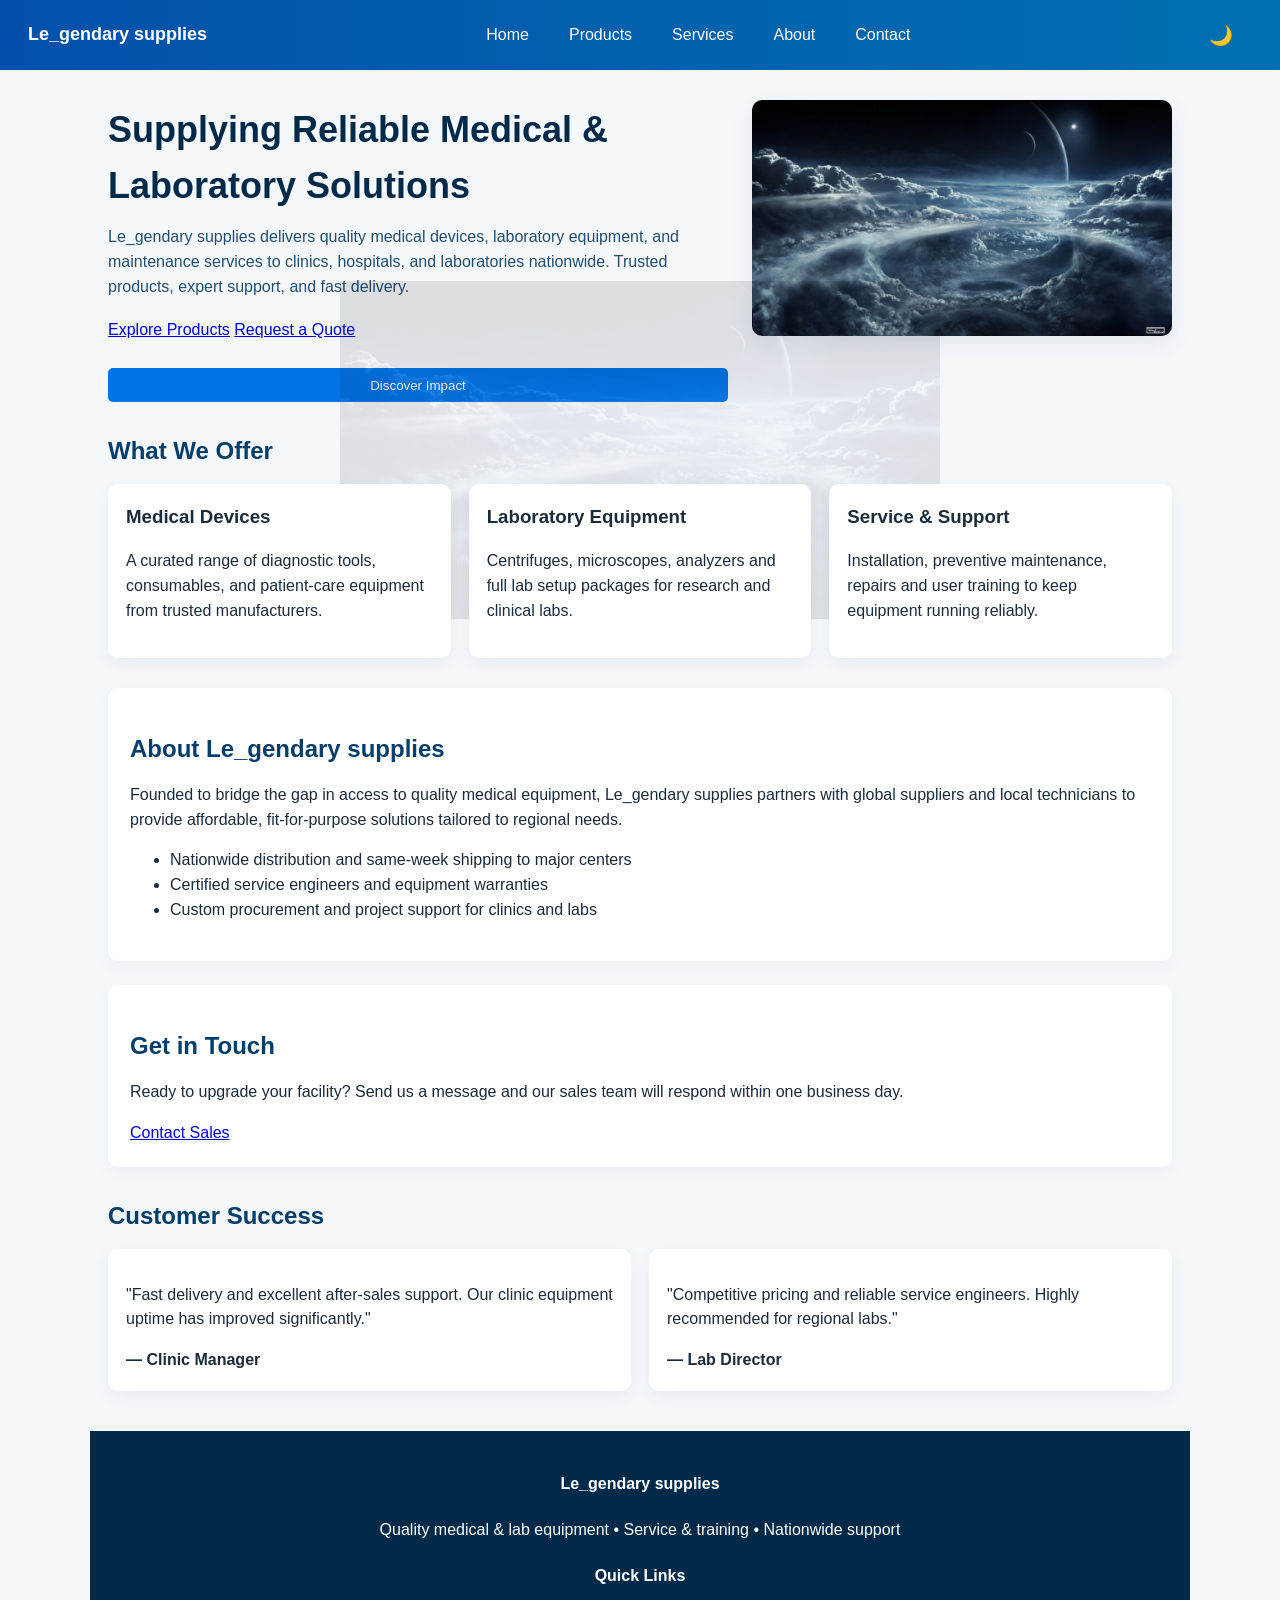
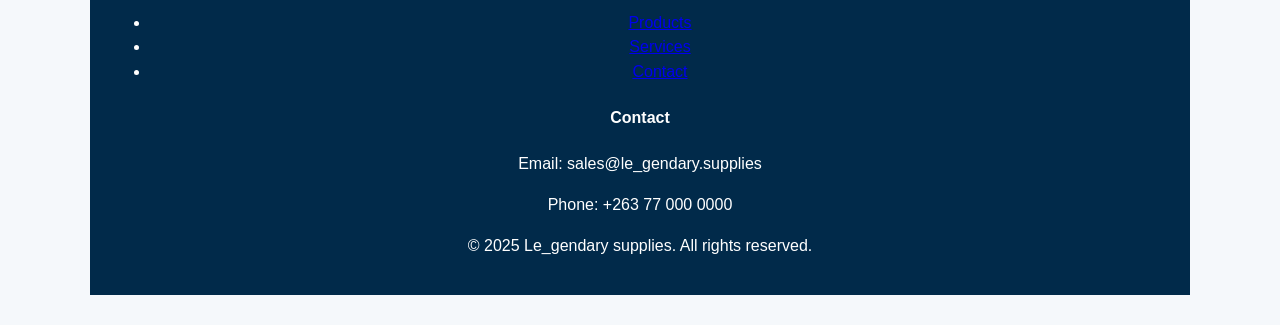
<file: index.html>
<!doctype html>
<html lang="en">
<head>
  <meta charset="utf-8">
  <meta name="viewport" content="width=device-width,initial-scale=1">
  <title>Le_gendary supplies — Quality Medical & Laboratory Equipment</title>
  <link rel="stylesheet" href="styles.css">
  <link rel="stylesheet" href="style.css">
</head>
<body>
  <header class="navbar">
    <div class="logo">Le_gendary supplies</div>
    <button class="menu-btn" aria-label="Open menu">☰</button>
    <ul class="nav-links">
      <li><a href="index.html">Home</a></li>
      <li><a href="products.html">Products</a></li>
      <li><a href="services.html">Services</a></li>
      <li><a href="about.html">About</a></li>
      <li><a href="contact.html">Contact</a></li>
    </ul>
    <button id="theme-toggle" aria-label="Toggle theme">🌙</button>
  </header>

  <main class="hero container">
    <div class="left">
      <h1>Supplying Reliable Medical & Laboratory Solutions</h1>
      <p>Le_gendary supplies delivers quality medical devices, laboratory equipment, and maintenance services to clinics, hospitals, and laboratories nationwide. Trusted products, expert support, and fast delivery.</p>
      <div style="margin-top:18px;">
        <a class="btn" href="products.html">Explore Products</a>
        <a class="btn outline" href="contact.html">Request a Quote</a>
      </div>
    </div>
    <div class="hero-image">
      <img src="mc3.png" alt="Medical equipment and solutions">
    </div>
  </main>

  <section class="container features">
    <h2 class="section-title">What We Offer</h2>
    <div class="card-grid">
      <div class="card">
        <h3>Medical Devices</h3>
        <p>A curated range of diagnostic tools, consumables, and patient-care equipment from trusted manufacturers.</p>
      </div>
      <div class="card">
        <h3>Laboratory Equipment</h3>
        <p>Centrifuges, microscopes, analyzers and full lab setup packages for research and clinical labs.</p>
      </div>
      <div class="card">
        <h3>Service & Support</h3>
        <p>Installation, preventive maintenance, repairs and user training to keep equipment running reliably.</p>
      </div>
    </div>
  </section>

  <section class="container about">
    <div class="content">
      <h2 class="section-title">About Le_gendary supplies</h2>
      <p>Founded to bridge the gap in access to quality medical equipment, Le_gendary supplies partners with global suppliers and local technicians to provide affordable, fit-for-purpose solutions tailored to regional needs.</p>
      <ul>
        <li>Nationwide distribution and same-week shipping to major centers</li>
        <li>Certified service engineers and equipment warranties</li>
        <li>Custom procurement and project support for clinics and labs</li>
      </ul>
    </div>

    <div class="content contact-cta">
      <h2 class="section-title">Get in Touch</h2>
      <p>Ready to upgrade your facility? Send us a message and our sales team will respond within one business day.</p>
      <a class="btn" href="contact.html">Contact Sales</a>
    </div>
  </section>

  <section class="container testimonials">
    <h2 class="section-title">Customer Success</h2>
    <div class="card-grid">
      <div class="card"><p>"Fast delivery and excellent after-sales support. Our clinic equipment uptime has improved significantly."</p><strong>— Clinic Manager</strong></div>
      <div class="card"><p>"Competitive pricing and reliable service engineers. Highly recommended for regional labs."</p><strong>— Lab Director</strong></div>
    </div>
  </section>

  <footer class="footer container">
    <div class="footer-grid">
      <div>
        <h4>Le_gendary supplies</h4>
        <p>Quality medical & lab equipment • Service & training • Nationwide support</p>
      </div>
      <div>
        <h4>Quick Links</h4>
        <ul>
          <li><a href="products.html">Products</a></li>
          <li><a href="services.html">Services</a></li>
          <li><a href="contact.html">Contact</a></li>
        </ul>
      </div>
      <div>
        <h4>Contact</h4>
        <p>Email: sales@le_gendary.supplies</p>
        <p>Phone: +263 77 000 0000</p>
      </div>
    </div>
    <p style="margin-top:16px;">&copy; 2025 Le_gendary supplies. All rights reserved.</p>
  </footer>

  <script src="script.js" defer></script>
</body>
</html>
</file>
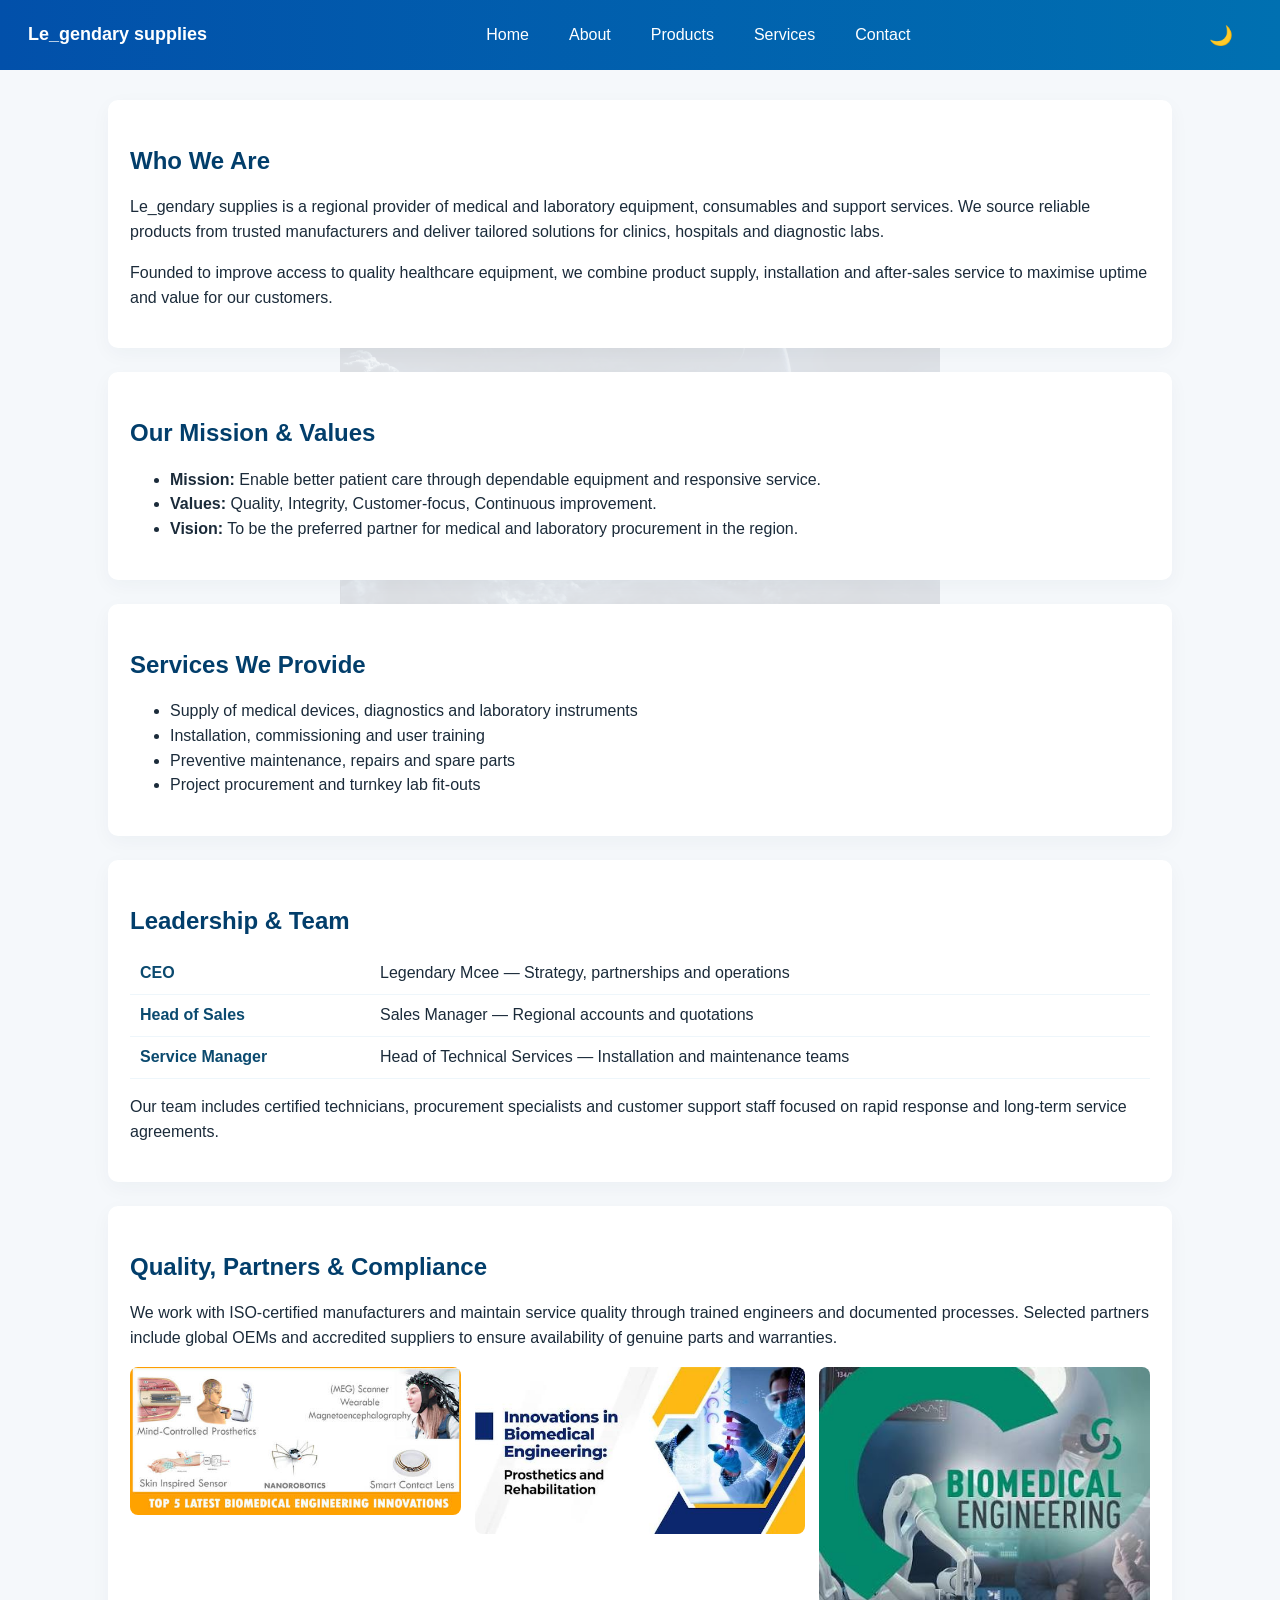
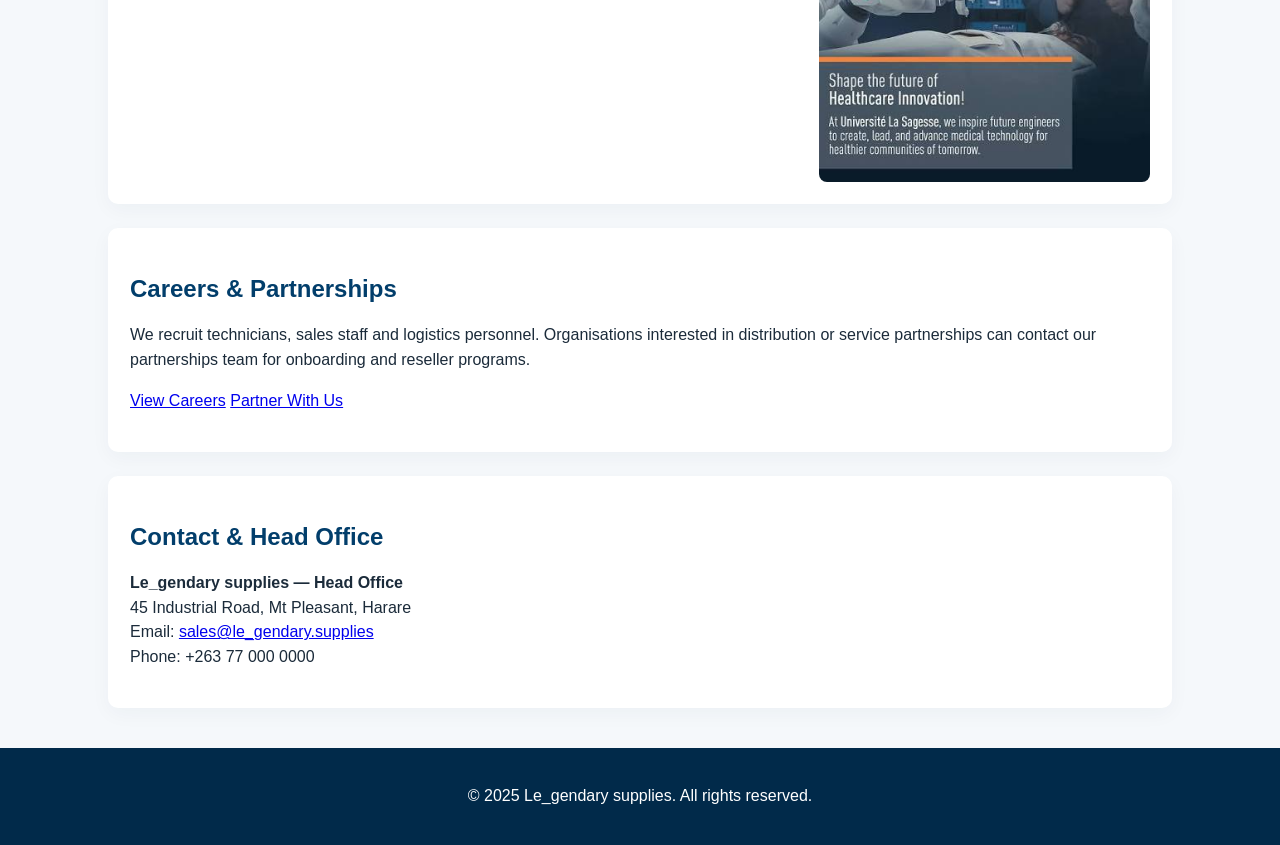
<file: about.html>
<!doctype html>
<html lang="en">
<head>
  <meta charset="utf-8">
  <meta name="viewport" content="width=device-width,initial-scale=1">
  <title>About — Le_gendary supplies</title>
  <link rel="stylesheet" href="styles.css">
  <link rel="stylesheet" href="style.css">
</head>
<body>
  <header class="navbar">
    <div class="logo">Le_gendary supplies</div>
    <button class="menu-btn">☰</button>
    <ul class="nav-links">
      <li><a href="index.html">Home</a></li>
      <li><a href="about.html">About</a></li>
      <li><a href="products.html">Products</a></li>
      <li><a href="services.html">Services</a></li>
      <li><a href="contact.html">Contact</a></li>
    </ul>
    <button id="theme-toggle">🌙</button>
  </header>

  <main class="container" style="margin-top:30px;">
    <div class="content">
      <h2 class="section-title">Who We Are</h2>
      <p>Le_gendary supplies is a regional provider of medical and laboratory equipment, consumables and support services. We source reliable products from trusted manufacturers and deliver tailored solutions for clinics, hospitals and diagnostic labs.</p>
      <p>Founded to improve access to quality healthcare equipment, we combine product supply, installation and after-sales service to maximise uptime and value for our customers.</p>
    </div>

    <div class="content">
      <h2 class="section-title">Our Mission & Values</h2>
      <ul>
        <li><strong>Mission:</strong> Enable better patient care through dependable equipment and responsive service.</li>
        <li><strong>Values:</strong> Quality, Integrity, Customer-focus, Continuous improvement.</li>
        <li><strong>Vision:</strong> To be the preferred partner for medical and laboratory procurement in the region.</li>
      </ul>
    </div>

    <div class="content">
      <h2 class="section-title">Services We Provide</h2>
      <ul>
        <li>Supply of medical devices, diagnostics and laboratory instruments</li>
        <li>Installation, commissioning and user training</li>
        <li>Preventive maintenance, repairs and spare parts</li>
        <li>Project procurement and turnkey lab fit-outs</li>
      </ul>
    </div>

    <div class="content">
      <h2 class="section-title">Leadership & Team</h2>
      <table class="info-table">
        <tbody>
          <tr><th>CEO</th><td>Legendary Mcee — Strategy, partnerships and operations</td></tr>
          <tr><th>Head of Sales</th><td>Sales Manager — Regional accounts and quotations</td></tr>
          <tr><th>Service Manager</th><td>Head of Technical Services — Installation and maintenance teams</td></tr>
        </tbody>
      </table>
      <p>Our team includes certified technicians, procurement specialists and customer support staff focused on rapid response and long-term service agreements.</p>
    </div>

    <div class="content">
      <h2 class="section-title">Quality, Partners & Compliance</h2>
      <p>We work with ISO-certified manufacturers and maintain service quality through trained engineers and documented processes. Selected partners include global OEMs and accredited suppliers to ensure availability of genuine parts and warranties.</p>
      <div class="gallery" style="margin-top:14px;">
        <img src="mc1.jpeg" alt="team" style="width:100%;border-radius:8px;">
        <img src="mc6.jpeg" alt="warehouse" style="width:100%;border-radius:8px;">
        <img src="mc4.jpeg" alt="equipment" style="width:100%;border-radius:8px;">
      </div>
    </div>

    <div class="content">
      <h2 class="section-title">Careers & Partnerships</h2>
      <p>We recruit technicians, sales staff and logistics personnel. Organisations interested in distribution or service partnerships can contact our partnerships team for onboarding and reseller programs.</p>
      <p><a class="btn" href="apply.html">View Careers</a> <a class="btn outline" href="contact.html">Partner With Us</a></p>
    </div>

    <div class="content">
      <h2 class="section-title">Contact & Head Office</h2>
      <p><strong>Le_gendary supplies — Head Office</strong><br>
      45 Industrial Road, Mt Pleasant, Harare<br>
      Email: <a href="mailto:sales@le_gendary.supplies">sales@le_gendary.supplies</a><br>
      Phone: +263 77 000 0000</p>
    </div>
  </main>

  <footer class="footer">
    <p>&copy; 2025 Le_gendary supplies. All rights reserved.</p>
  </footer>

  <script src="script.js" defer></script>

</body>
</html>
</file>
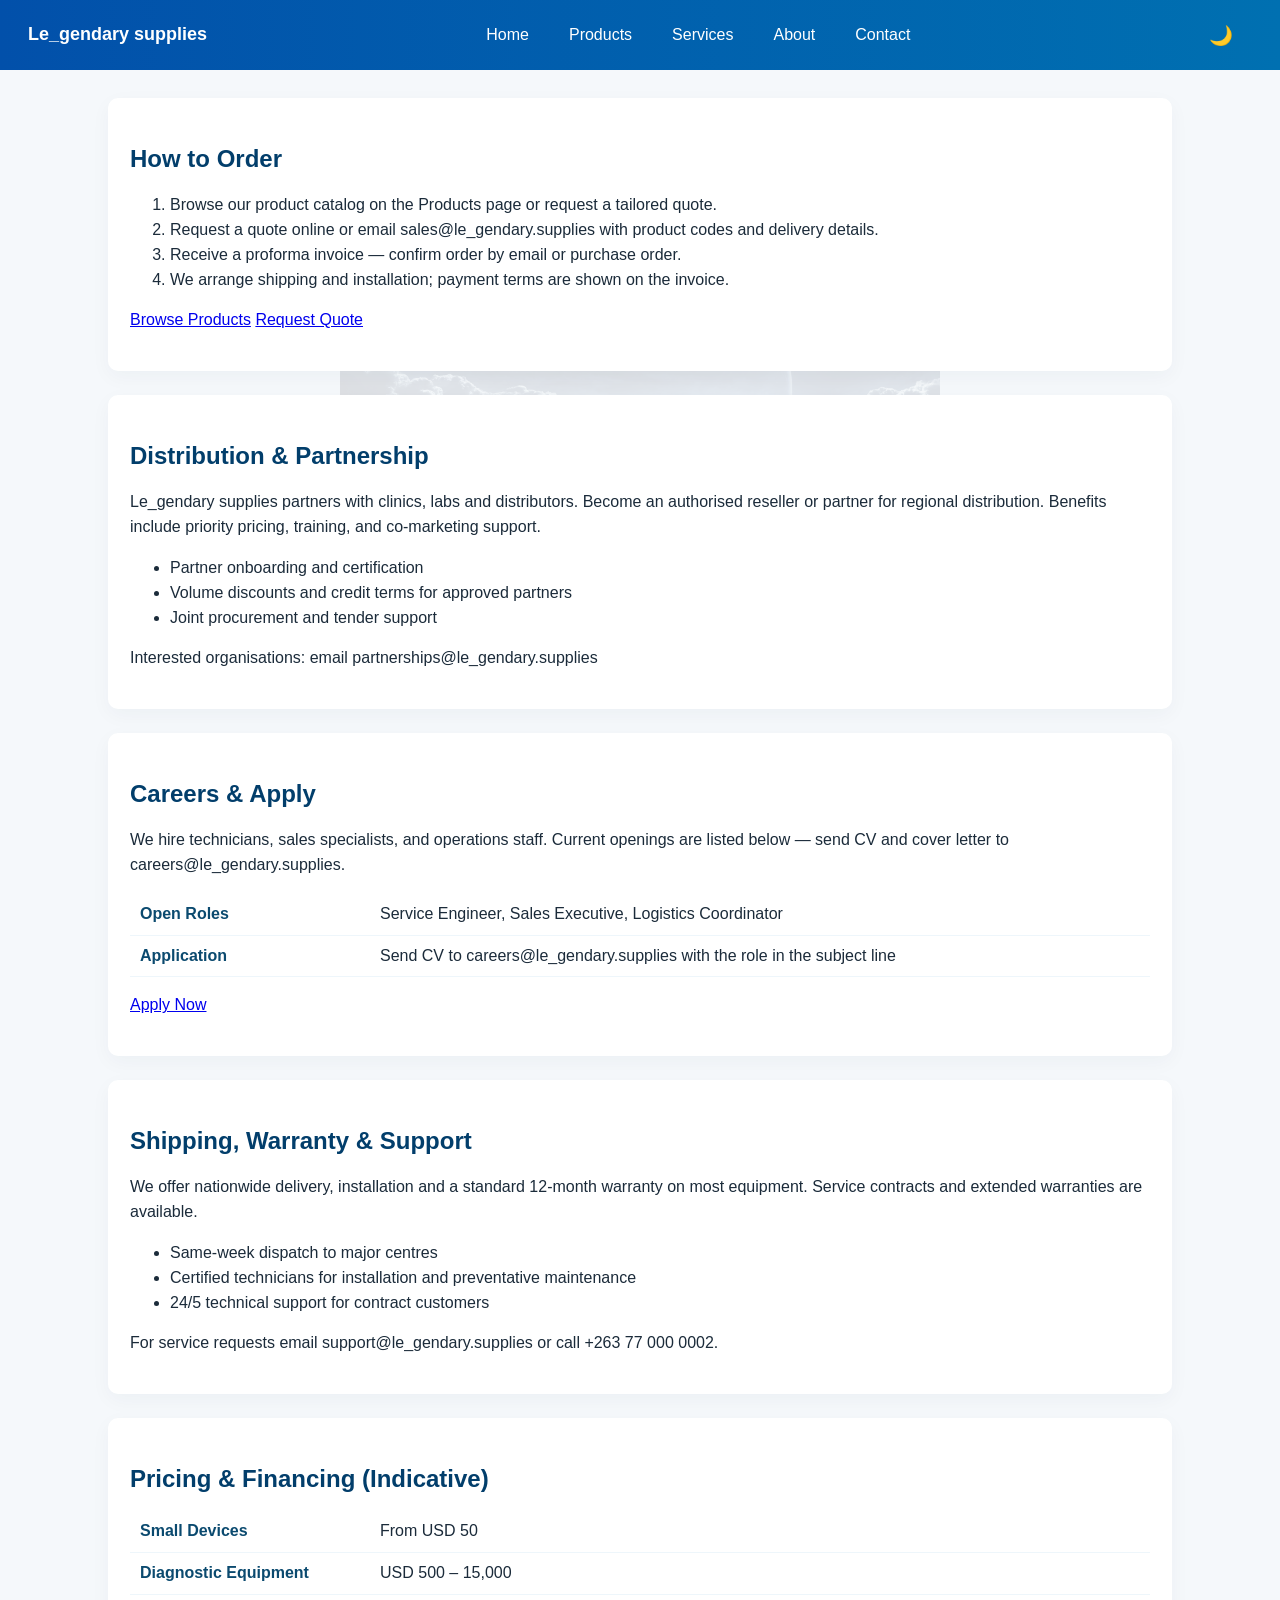
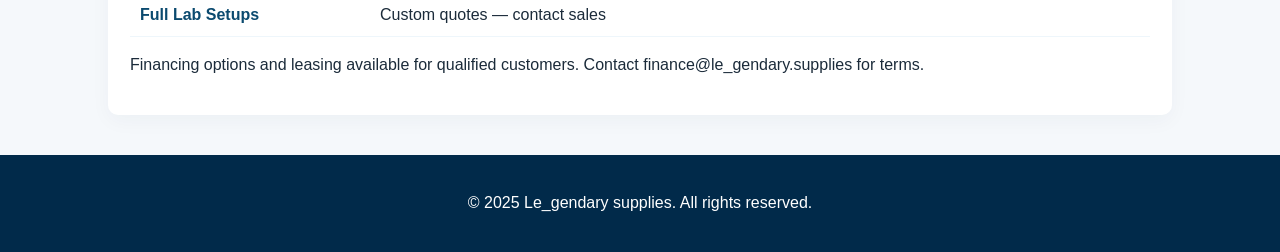
<file: products.html>
<!doctype html>
<html lang="en">
<head>
  <meta charset="utf-8">
  <meta name="viewport" content="width=device-width,initial-scale=1">
  <title>Services & Partnerships — Le_gendary supplies</title>
  <link rel="stylesheet" href="styles.css">
  <link rel="stylesheet" href="style.css">
</head>
<body>
  <header class="navbar">
    <div class="logo">Le_gendary supplies</div>

    <button class="menu-btn" aria-label="Open menu" type="button">☰</button>

    <!-- Force links visible as a fallback if CSS/JS doesn't load -->
    <ul class="nav-links" style="display:flex;gap:16px;align-items:center;list-style:none;margin:0;padding:0;">
      <li><a href="index.html">Home</a></li>
      <li><a href="products.html">Products</a></li>
      <li><a href="services.html">Services</a></li>
      <li><a href="about.html">About</a></li>
      <li><a href="contact.html">Contact</a></li>
    </ul>

    <button id="theme-toggle" aria-label="Toggle theme" type="button">🌙</button>
  </header>

  <main class="container" style="margin-top:28px;">
    <div class="content">
      <h2 class="section-title">How to Order</h2>
      <ol>
        <li>Browse our product catalog on the Products page or request a tailored quote.</li>
        <li>Request a quote online or email sales@le_gendary.supplies with product codes and delivery details.</li>
        <li>Receive a proforma invoice — confirm order by email or purchase order.</li>
        <li>We arrange shipping and installation; payment terms are shown on the invoice.</li>
      </ol>
      <p><a class="btn" href="catalog.html">Browse Products</a> <a class="btn outline" href="contact.html">Request Quote</a></p>
    </div>

    <div class="content">
      <h2 class="section-title">Distribution & Partnership</h2>
      <p>Le_gendary supplies partners with clinics, labs and distributors. Become an authorised reseller or partner for regional distribution. Benefits include priority pricing, training, and co-marketing support.</p>
      <ul>
        <li>Partner onboarding and certification</li>
        <li>Volume discounts and credit terms for approved partners</li>
        <li>Joint procurement and tender support</li>
      </ul>
      <p>Interested organisations: email partnerships@le_gendary.supplies</p>
    </div>

    <div class="content">
      <h2 class="section-title">Careers & Apply</h2>
      <p>We hire technicians, sales specialists, and operations staff. Current openings are listed below — send CV and cover letter to careers@le_gendary.supplies.</p>
      <table class="info-table">
        <tbody>
          <tr><th>Open Roles</th><td>Service Engineer, Sales Executive, Logistics Coordinator</td></tr>
          <tr><th>Application</th><td>Send CV to careers@le_gendary.supplies with the role in the subject line</td></tr>
        </tbody>
      </table>
      <p><a class="btn" href="mailto:careers@le_gendary.supplies">Apply Now</a></p>
    </div>

    <div class="content">
      <h2 class="section-title">Shipping, Warranty & Support</h2>
      <p>We offer nationwide delivery, installation and a standard 12-month warranty on most equipment. Service contracts and extended warranties are available.</p>
      <ul>
        <li>Same-week dispatch to major centres</li>
        <li>Certified technicians for installation and preventative maintenance</li>
        <li>24/5 technical support for contract customers</li>
      </ul>
      <p>For service requests email support@le_gendary.supplies or call +263 77 000 0002.</p>
    </div>

    <div class="content">
      <h2 class="section-title">Pricing & Financing (Indicative)</h2>
      <table class="info-table">
        <tbody>
          <tr><th>Small Devices</th><td>From USD 50</td></tr>
          <tr><th>Diagnostic Equipment</th><td>USD 500 – 15,000</td></tr>
          <tr><th>Full Lab Setups</th><td>Custom quotes — contact sales</td></tr>
        </tbody>
      </table>
      <p>Financing options and leasing available for qualified customers. Contact finance@le_gendary.supplies for terms.</p>
    </div>
  </main>

  <footer class="footer">
    <p>&copy; 2025 Le_gendary supplies. All rights reserved.</p>
  </footer>

  <script src="script.js" defer></script>

  <!-- Small page-specific script to ensure header controls work even if main script fails -->
  <script>
    (function(){
      const menuBtn = document.querySelector('.menu-btn');
      const nav = document.querySelector('.nav-links');
      if (menuBtn && nav) {
        menuBtn.addEventListener('click', () => {
          // toggle simple inline fallback for visibility
          nav.style.display = (nav.style.display === 'flex') ? 'none' : 'flex';
        });
      }

      const themeBtn = document.getElementById('theme-toggle');
      if (themeBtn) {
        themeBtn.addEventListener('click', () => {
          document.documentElement.classList.toggle('dark');
          themeBtn.textContent = document.documentElement.classList.contains('dark') ? '☀️' : '🌙';
        });
      }
    })();
  </script>
</body>
</html>
</file>
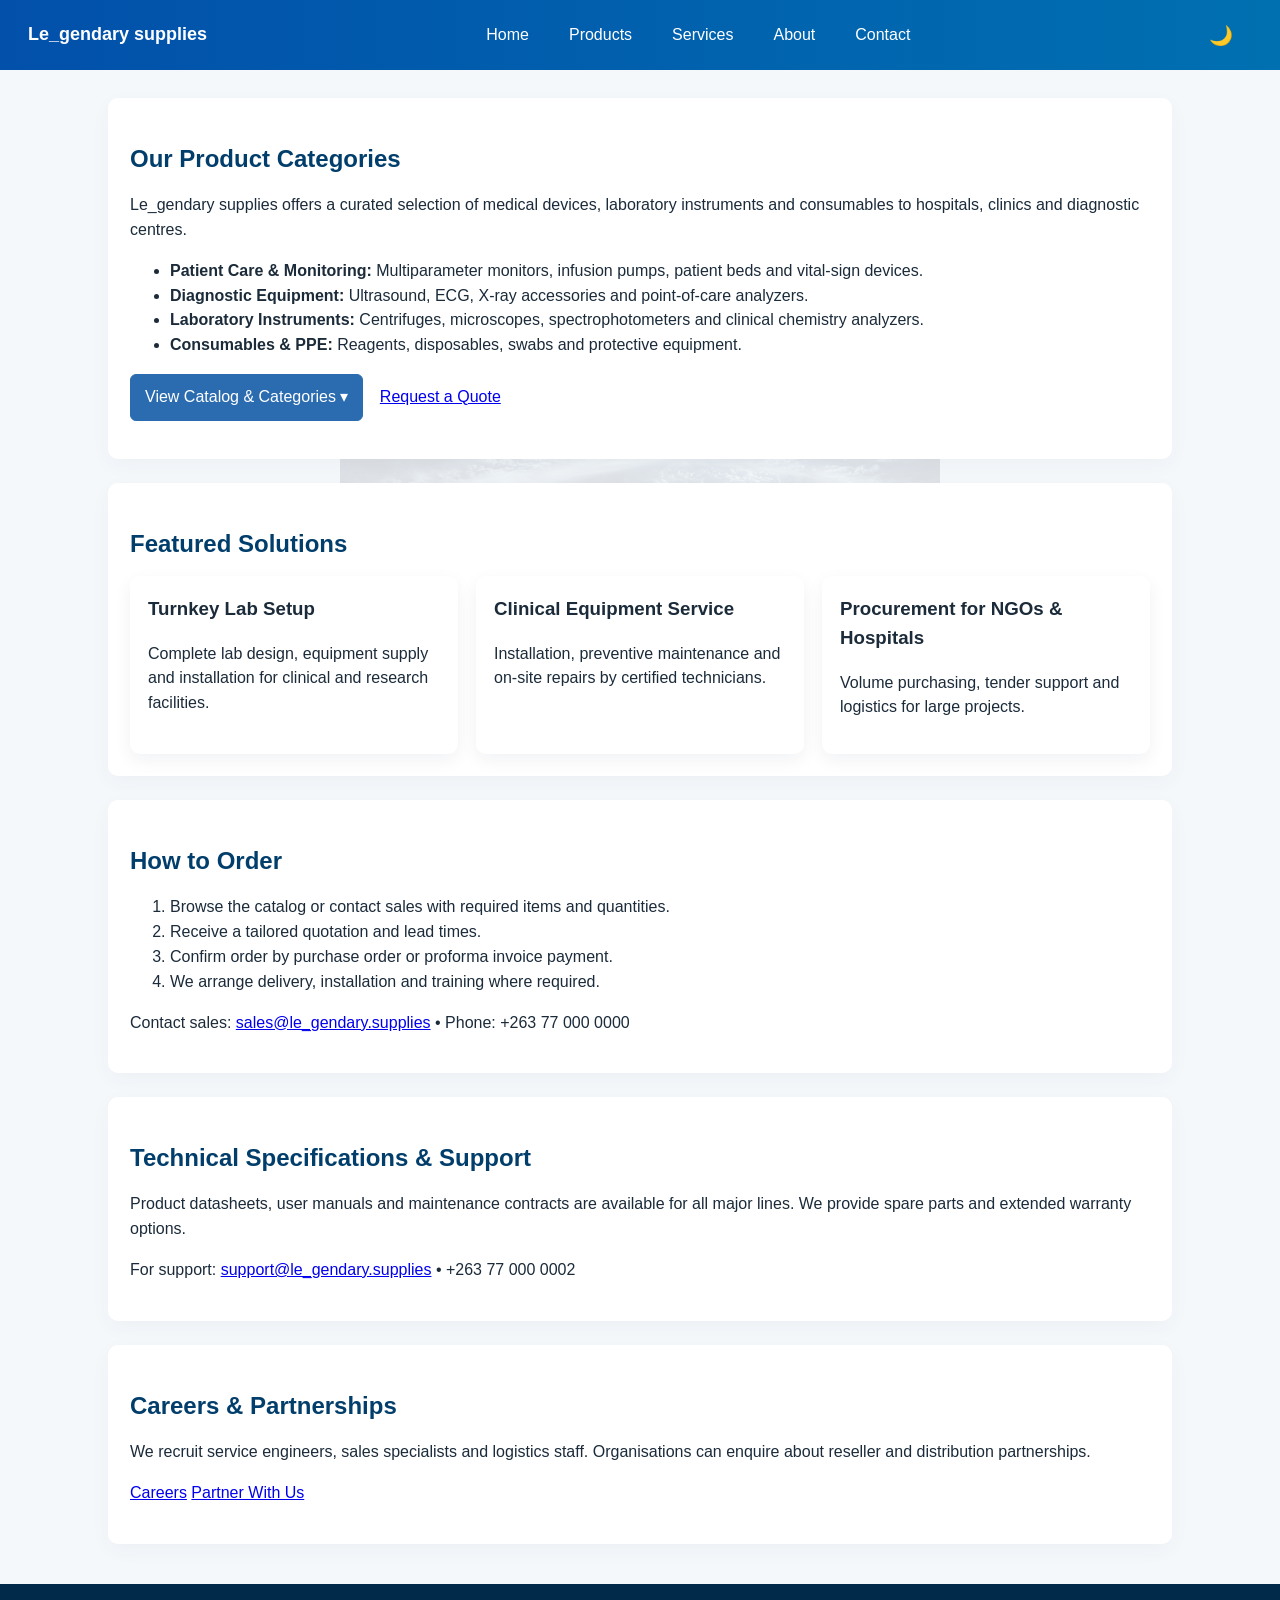
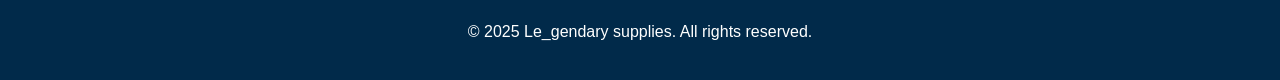
<file: services.html>
<!doctype html>
<html lang="en">
<head>
  <meta charset="utf-8">
  <meta name="viewport" content="width=device-width,initial-scale=1">
  <title>Products & Solutions — Le_gendary supplies</title>
  <link rel="stylesheet" href="styles.css">
  <link rel="stylesheet" href="style.css">

  <style>
    /* Small page-specific styles for the in-page catalog dropdown */
    .catalog-dropdown { display:inline-block; vertical-align:middle; }
    .catalog-dropdown summary { cursor:pointer; list-style:none; padding:10px 14px; border-radius:6px; border:1px solid #2b6cb0; background:#2b6cb0; color:#fff; }
    .catalog-dropdown[open] summary { border-bottom-left-radius:0; border-bottom-right-radius:0; }
    .catalog-dropdown .catalog-content { margin-top:8px; padding:12px; background:#fff; border:1px solid #e2e8f0; border-radius:6px; width:320px; box-shadow:0 6px 18px rgba(15,23,42,0.08); }
    .catalog-content ul { margin:8px 0 0 0; padding-left:18px; }
    .catalog-content a { color:#2b6cb0; text-decoration:underline; }
    .catalog-content p { margin:0 0 8px 0; color:#334155; }
    @media (max-width:520px) {
      .catalog-dropdown .catalog-content { width:100%; }
      .catalog-dropdown summary { width:100%; display:block; text-align:left; }
    }
  </style>
</head>
<body>
  <header class="navbar">
    <div class="logo">Le_gendary supplies</div>

    <button class="menu-btn" aria-label="Open menu" type="button">☰</button>

    <!-- Force links visible as a fallback if CSS/JS doesn't load -->
    <ul class="nav-links" style="display:flex;gap:16px;align-items:center;list-style:none;margin:0;padding:0;">
      <li><a href="index.html">Home</a></li>
      <li><a href="products.html">Products</a></li>
      <li><a href="services.html">Services</a></li>
      <li><a href="about.html">About</a></li>
      <li><a href="contact.html">Contact</a></li>
    </ul>

    <button id="theme-toggle" aria-label="Toggle theme" type="button">🌙</button>
  </header>

  <main class="container" style="margin-top:28px;">
    <div class="content">
      <h2 class="section-title">Our Product Categories</h2>
      <p>Le_gendary supplies offers a curated selection of medical devices, laboratory instruments and consumables to hospitals, clinics and diagnostic centres.</p>
      <ul>
        <li><strong>Patient Care & Monitoring:</strong> Multiparameter monitors, infusion pumps, patient beds and vital-sign devices.</li>
        <li><strong>Diagnostic Equipment:</strong> Ultrasound, ECG, X-ray accessories and point-of-care analyzers.</li>
        <li><strong>Laboratory Instruments:</strong> Centrifuges, microscopes, spectrophotometers and clinical chemistry analyzers.</li>
        <li><strong>Consumables & PPE:</strong> Reagents, disposables, swabs and protective equipment.</li>
      </ul>

      <p>
        <!-- Accessible in-page dropdown providing quick category links and short info -->
        <details class="catalog-dropdown" aria-haspopup="true">
          <summary class="btn" aria-expanded="false">View Catalog & Categories ▾</summary>
          <div class="catalog-content" role="region" aria-label="Catalog categories">
            <p>Quick links to category sections and short descriptions.</p>
            <ul>
              <li><a href="products.html#patient-care">Patient Care & Monitoring</a> — monitors, pumps, beds.</li>
              <li><a href="products.html#diagnostics">Diagnostic Equipment</a> — ultrasound, ECG, POC analyzers.</li>
              <li><a href="products.html#lab-instruments">Laboratory Instruments</a> — centrifuges, microscopes, analyzers.</li>
              <li><a href="products.html#consumables">Consumables & PPE</a> — reagents, disposables, PPE.</li>
            </ul>
            <p style="margin-top:8px;"><a class="btn outline" href="products.html">Open Full Catalog</a></p>
          </div>
        </details>

        <a class="btn outline" href="contact.html" style="margin-left:12px;">Request a Quote</a>
      </p>
    </div>

    <div class="content">
      <h2 class="section-title">Featured Solutions</h2>
      <div class="card-grid">
        <div class="card">
          <h3>Turnkey Lab Setup</h3>
          <p>Complete lab design, equipment supply and installation for clinical and research facilities.</p>
        </div>
        <div class="card">
          <h3>Clinical Equipment Service</h3>
          <p>Installation, preventive maintenance and on-site repairs by certified technicians.</p>
        </div>
        <div class="card">
          <h3>Procurement for NGOs & Hospitals</h3>
          <p>Volume purchasing, tender support and logistics for large projects.</p>
        </div>
      </div>
    </div>

    <div class="content">
      <h2 class="section-title">How to Order</h2>
      <ol>
        <li>Browse the catalog or contact sales with required items and quantities.</li>
        <li>Receive a tailored quotation and lead times.</li>
        <li>Confirm order by purchase order or proforma invoice payment.</li>
        <li>We arrange delivery, installation and training where required.</li>
      </ol>
      <p>Contact sales: <a href="mailto:sales@le_gendary.supplies">sales@le_gendary.supplies</a> • Phone: +263 77 000 0000</p>
    </div>

    <div class="content">
      <h2 class="section-title">Technical Specifications & Support</h2>
      <p>Product datasheets, user manuals and maintenance contracts are available for all major lines. We provide spare parts and extended warranty options.</p>
      <p>For support: <a href="mailto:support@le_gendary.supplies">support@le_gendary.supplies</a> • +263 77 000 0002</p>
    </div>

    <div class="content">
      <h2 class="section-title">Careers & Partnerships</h2>
      <p>We recruit service engineers, sales specialists and logistics staff. Organisations can enquire about reseller and distribution partnerships.</p>
      <p><a class="btn" href="apply.html">Careers</a> <a class="btn outline" href="contact.html">Partner With Us</a></p>
    </div>

    <!-- Product details modal -->
    <div id="product-modal" class="modal">
      <div class="modal-content">
        <span class="close">&times;</span>
        <h2 id="modal-title">Product Details</h2>
        <p id="modal-text">Select a product from the catalog for full specifications, pricing and lead time.</p>
      </div>
    </div>
  </main>

  <footer class="footer">
    <p>&copy; 2025 Le_gendary supplies. All rights reserved.</p>
  </footer>

  <script src="script.js" defer></script>

  <script>
    // Enhance accessibility: toggle aria-expanded on the <summary>
    (function(){
      const details = document.querySelector('.catalog-dropdown');
      if (!details) return;
      const summary = details.querySelector('summary');
      if (!summary) return;
      details.addEventListener('toggle', () => {
        summary.setAttribute('aria-expanded', details.open ? 'true' : 'false');
      });
    })();
  </script>
</body>
</html>
</file>
<file: styles.css>
/* styles.css - UZ Biomedical Engineering Discipline */
@import url('https://fonts.googleapis.com/css2?family=Roboto:wght@300;400;700&display=swap');

* { box-sizing: border-box; }
body {
    font-family: 'Roboto', sans-serif;
    margin: 0;
    color: #1b2b3a;
    background: #f5f8fb;
    line-height: 1.55;
}

.content, .card {
    opacity: 0;
    transform: translateY(40px);
    transition: all 0.7s ease;
}

.content.show, .card.show {
    opacity: 1;
    transform: translateY(0);
}


/* ===== WATERMARK - inserted here ===== */
body::before {
    content: "";
    position: fixed;
    inset: 0;
    background-image: url('mc3.png');
    background-repeat: no-repeat;
    background-position: center center;
    background-size: 600px auto;
    opacity: 0.10;
    pointer-events: none;
    z-index: 0;
}

.navbar {
    display: flex;
    justify-content: space-between;
    align-items: center;
    padding: 14px 28px;
    background: linear-gradient(90deg,#0250aa,#0070b1);
    color: white;
    position: sticky;
    top: 0;
    z-index: 100;
}

.modal {
    display: none;
    position: fixed;
    z-index: 999;
    left: 0;
    top: 0;
    width: 100%;
    height: 100%;
    background: rgba(0,0,0,0.6);
}

.modal-content {
    background: white;
    margin: 10% auto;
    padding: 20px;
    width: 60%;
    border-radius: 10px;
}

.close {
    float: right;
    cursor: pointer;
    font-size: 24px;
}

.menu-btn {
    display: none;
    font-size: 26px;
    background: none;
    border: none;
    color: white;
    cursor: pointer;
}

/* MOBILE NAV */
@media (max-width: 900px) {

    .menu-btn {
        display: block;
    }

    .nav-links {
        position: absolute;
        top: 60px;
        right: 0;
        background: #012a4a;
        width: 220px;
        flex-direction: column;
        padding: 20px;
        border-radius: 0 0 0 10px;

        transform: translateX(100%);
        transition: 0.4s ease;
    }

    .nav-links.active {
        transform: translateX(0);
    }
}

@media (max-width: 900px) {
    .menu-btn {
        display: block;
    }

    .nav-links {
        display: none;
        flex-direction: column;
    }

    .nav-links.active {
        display: flex;
    }
}

.dark-mode {
    background: #0b1e2d;
    color: #e6f1ff;
}

.dark-mode .content,
.dark-mode .card {
    background: #132f44;
    color: white;
}

.dark-mode .navbar {
    background: #001d3d;
}

.logo { font-weight: 700; font-size: 18px; }
.nav-links { list-style: none; display: flex; gap: 18px; margin: 0; padding: 0; }
.nav-links a { color: white; text-decoration: none; padding: 8px 12px; border-radius: 6px; transition: background 0.25s, transform 0.15s; }
.nav-links a:hover { background: rgba(255,255,255,0.08); transform: translateY(-2px); }

.hero { display: grid; grid-template-columns: 1fr 420px; gap: 24px; align-items: center; padding: 48px; }
.hero .left { max-width: 760px; }
.hero h1 { margin: 0 0 12px 0; font-size: 36px; color: #012a4a; }
.hero p { margin: 0 0 18px 0; color: #234e70; }
.hero img { width: 100%; border-radius: 10px; box-shadow: 0 8px 24px rgba(2,40,80,0.08); }

.container { max-width: 1100px; margin: 30px auto; padding: 0 18px; }
.card-grid { display: flex; gap: 18px; flex-wrap: wrap; }
.card { background: white; border-radius: 10px; padding: 18px; flex: 1 1 300px; box-shadow: 0 6px 18px rgba(10,30,60,0.06); }
.card h3 { margin-top: 0; }
.section-title { color: #023e6b; margin-bottom: 14px; }

.content { background: white; padding: 22px; border-radius: 10px; box-shadow: 0 6px 20px rgba(2,40,80,0.04); margin-bottom: 24px; }

.footer { text-align: center; padding: 20px; margin-top: 40px; background: #012a4a; color: #fff; }

.gallery { display: grid; grid-template-columns: repeat(auto-fit, minmax(220px, 1fr)); gap: 14px; }

.info-table { width: 100%; border-collapse: collapse; }
.info-table th, .info-table td { text-align: left; padding: 8px 10px; border-bottom: 1px solid #eef6fb; }
.info-table th { width: 240px; color: #0b4a6f; }

@media (max-width: 900px) {
    .hero { grid-template-columns: 1fr; padding: 28px; }
    .nav-links { display: none; }
}
</file>
<file: style.css>
/* Base */
body {
    font-family:Arial, sans-serif;
    margin:0; padding:0;
    transition: background 0.5s, color 0.5s;
}
.dark-mode {background:#121212; color:#e0e0e0;}

/* Navigation */
nav {
    background:#005bb5; color:white; padding:1rem 2rem;
    display:flex; justify-content:space-between; align-items:center;
}
.nav-links {list-style:none; gap:1rem; display:flex;}
.nav-links li a {text-decoration:none; color:white;}
.hamburger {display:none; cursor:pointer; font-size:1.5rem;}
#theme-toggle{background:none;border:none;color:white;font-size:1.2rem; cursor:pointer;}

/* Hero */
#hero {text-align:center; position:relative;}
.hero-img{width:100%;height:auto;opacity:.85;}
.hero-text{position:absolute;top:50%;left:50%;transform:translate(-50%, -50%);color:white;}
#hero-text{font-size:2.8rem; margin-bottom:1rem;}
button{padding:.6rem 1.2rem; background:#0073e6; color:white; border:none; border-radius:5px; cursor:pointer; transition:transform .3s;}
button:hover{transform: scale(1.1)}

/* Sections */
section {padding:2rem;}
.fade-in{opacity:1; transform:translateY(30px);transition:all 1s ease;}
.fade-in.show{opacity:1;transform:translateY(0);}

/* Stats */
.stats{display:flex;justify-content:space-around;text-align:center;}
.stat{font-size:1.2rem;}

/* Courses */
.course{margin:1.5rem 0;padding:1rem;border:1px solid #ccc;border-radius:8px;}
.course img{width:100%;height:auto;border-radius:8px;}
.course-btn{background:#004a99;color:white;}

/* Modal */
.modal{display:none;position:fixed;top:0;left:0; width:100%;height:100%;background:rgba(0,0,0,.7);justify-content:center;align-items:center;}
.modal-content{background:white;padding:2rem;border-radius:8px;position:relative;}
.modal .close{position:absolute;top:10px;right:20px;font-size:1.8rem;cursor:pointer;}

/* Forms */
form{display:flex;flex-direction:column;gap:1rem;}
input,textarea{padding:.8rem;border:1px solid #ccc;border-radius:5px;}
</file>
